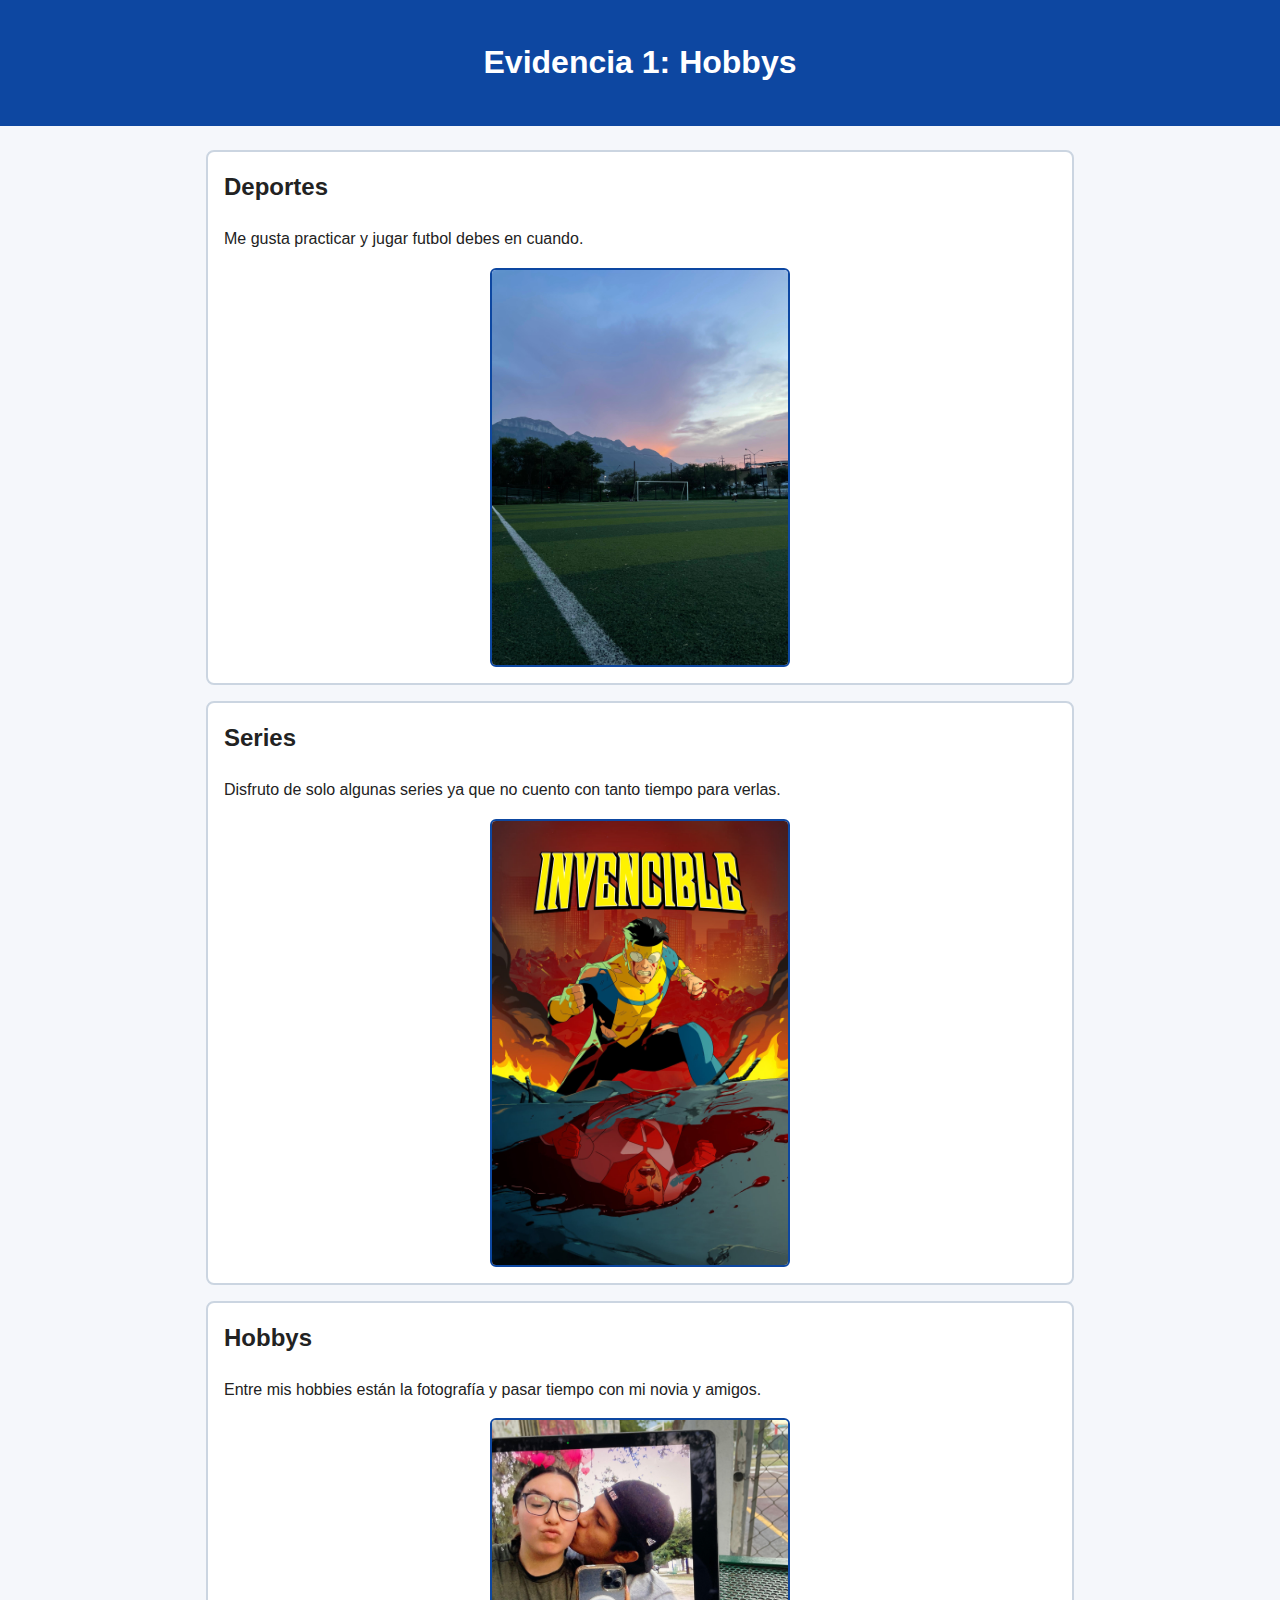
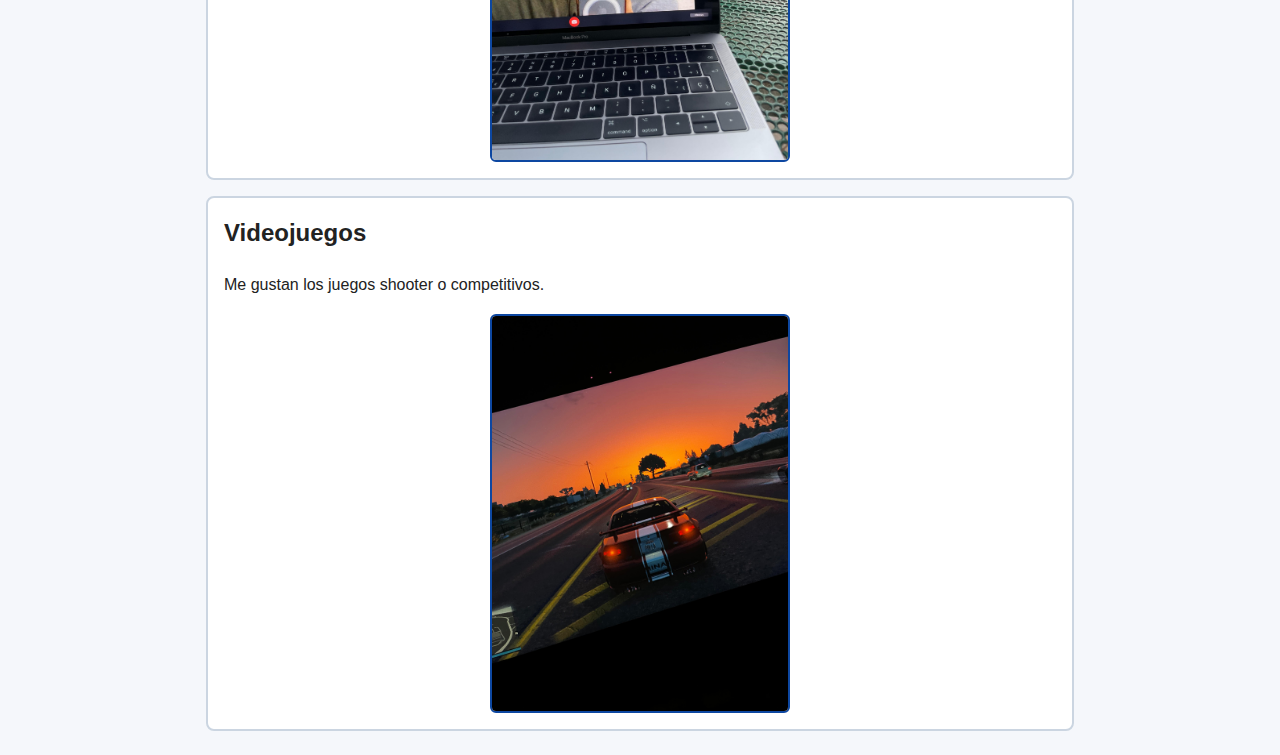
<file: index.html>
<!DOCTYPE html>
<html lang="es">
<head>
  <meta charset="UTF-8" />
  <meta name="viewport" content="width=device-width, initial-scale=1.0" />
  <meta name="description" content="Página sobre mis pasatiempos" />
  <title>Evidencia 1</title>
  <link rel="stylesheet" href="estilos.css" />
</head>
<body>
  <header>
    <h1>Evidencia 1: Hobbys</h1>
  </header>

  <main>
    <!-- COMMIT 1: Deportes -->
    <article>
      <section>
        <h2>Deportes</h2>
        <p>
          Me gusta practicar y jugar futbol debes en cuando.
        </p>
        <img src="imagenes/futbol.jpg" alt="jugando fútbol" style="display:block; margin:0 auto; width:300px; height:auto;" />
      </section>
    </article>

    <!-- COMMIT 2: Series -->
    <article>
      <section>
        <h2>Series</h2>
        <p>
          Disfruto de solo algunas series ya que no cuento con tanto tiempo para verlas.
        </p>
        <img src="imagenes/invencible.jpg" alt="series que me gustan" style="display:block; margin:0 auto; width:300px; height:auto;" />
      </section>
    </article>

    <!-- COMMIT 3: Hobbys -->
    <article>
      <section>
        <h2>Hobbys</h2>
        <p>
          Entre mis hobbies están la fotografía y pasar tiempo con mi novia y amigos.
        </p>
        <img src="imagenes/kyb.jpg" alt="foto con mi novia" style="display:block; margin:0 auto; width:300px; height:auto;" />
      </section>
    </article>

    <!-- COMMIT 4: Videojuegos -->
    <article>
      <section>
        <h2>Videojuegos</h2>
        <p>
          Me gustan los juegos shooter o competitivos.
        </p>
        <img src="imagenes/gta.jpg" alt="foto de gta" style="display:block; margin:0 auto; width:300px; height:auto;" />
      </section>
    </article>
  </main>
</body>
</html>
</file>
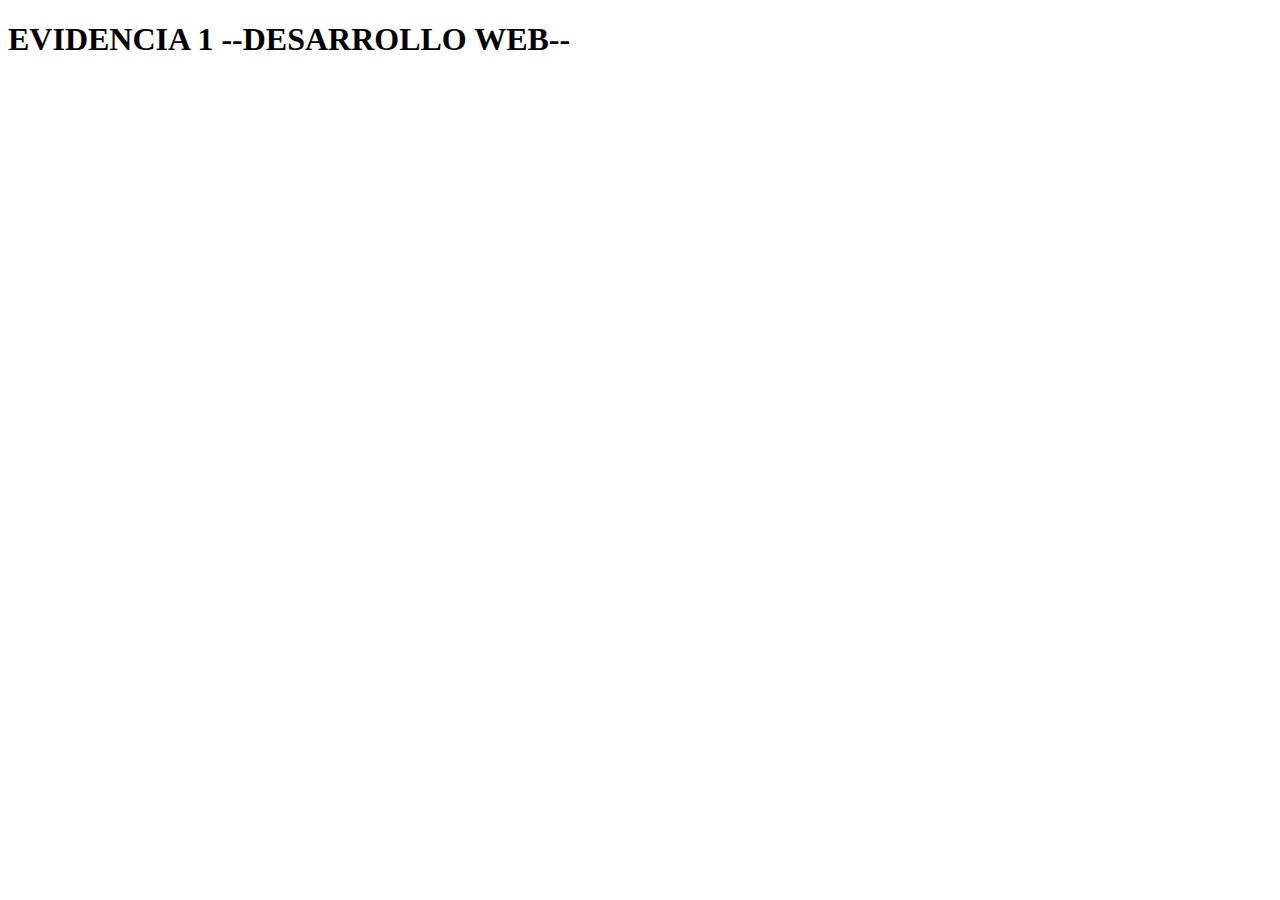
<file: evidencia1.html>
<!DOCTYPE html>
<html lang="en">
<head>
    <meta charset="UTF-8">
    <meta name="viewport" content="width=device-width, initial-scale=1.0">
    <title>Document</title>
</head>
<body>
    <h1>EVIDENCIA 1 --DESARROLLO WEB--</h1>
</body>
</html>
</file>
<file: estilos.css>
/* styles.css */
* { box-sizing: border-box; }

body {
  margin: 0;
  font-family: Arial, Helvetica, sans-serif;
  background-color: #f5f7fb;          /* fondo */
  color: #222;                         /* color de texto */
  line-height: 1.6;
}

header, footer {
  background: #0d47a1;
  color: #fff;
  text-align: center;
  padding: 1rem 0;
}

main {
  max-width: 900px;
  margin: 1.5rem auto;
  padding: 0 1rem;
}

article {
  background: #fff;
  border: 2px solid #cbd5e1;           /* borde */
  border-radius: 8px;
  padding: 1rem;
  margin-bottom: 1rem;
}

h2 { margin-top: 0; }

img {
  display: block;
  max-width: 100%;
  height: auto;
  border: 2px solid #0d47a1;           /* borde imagen */
  border-radius: 6px;
  margin-top: 0.5rem;
}
</file>
